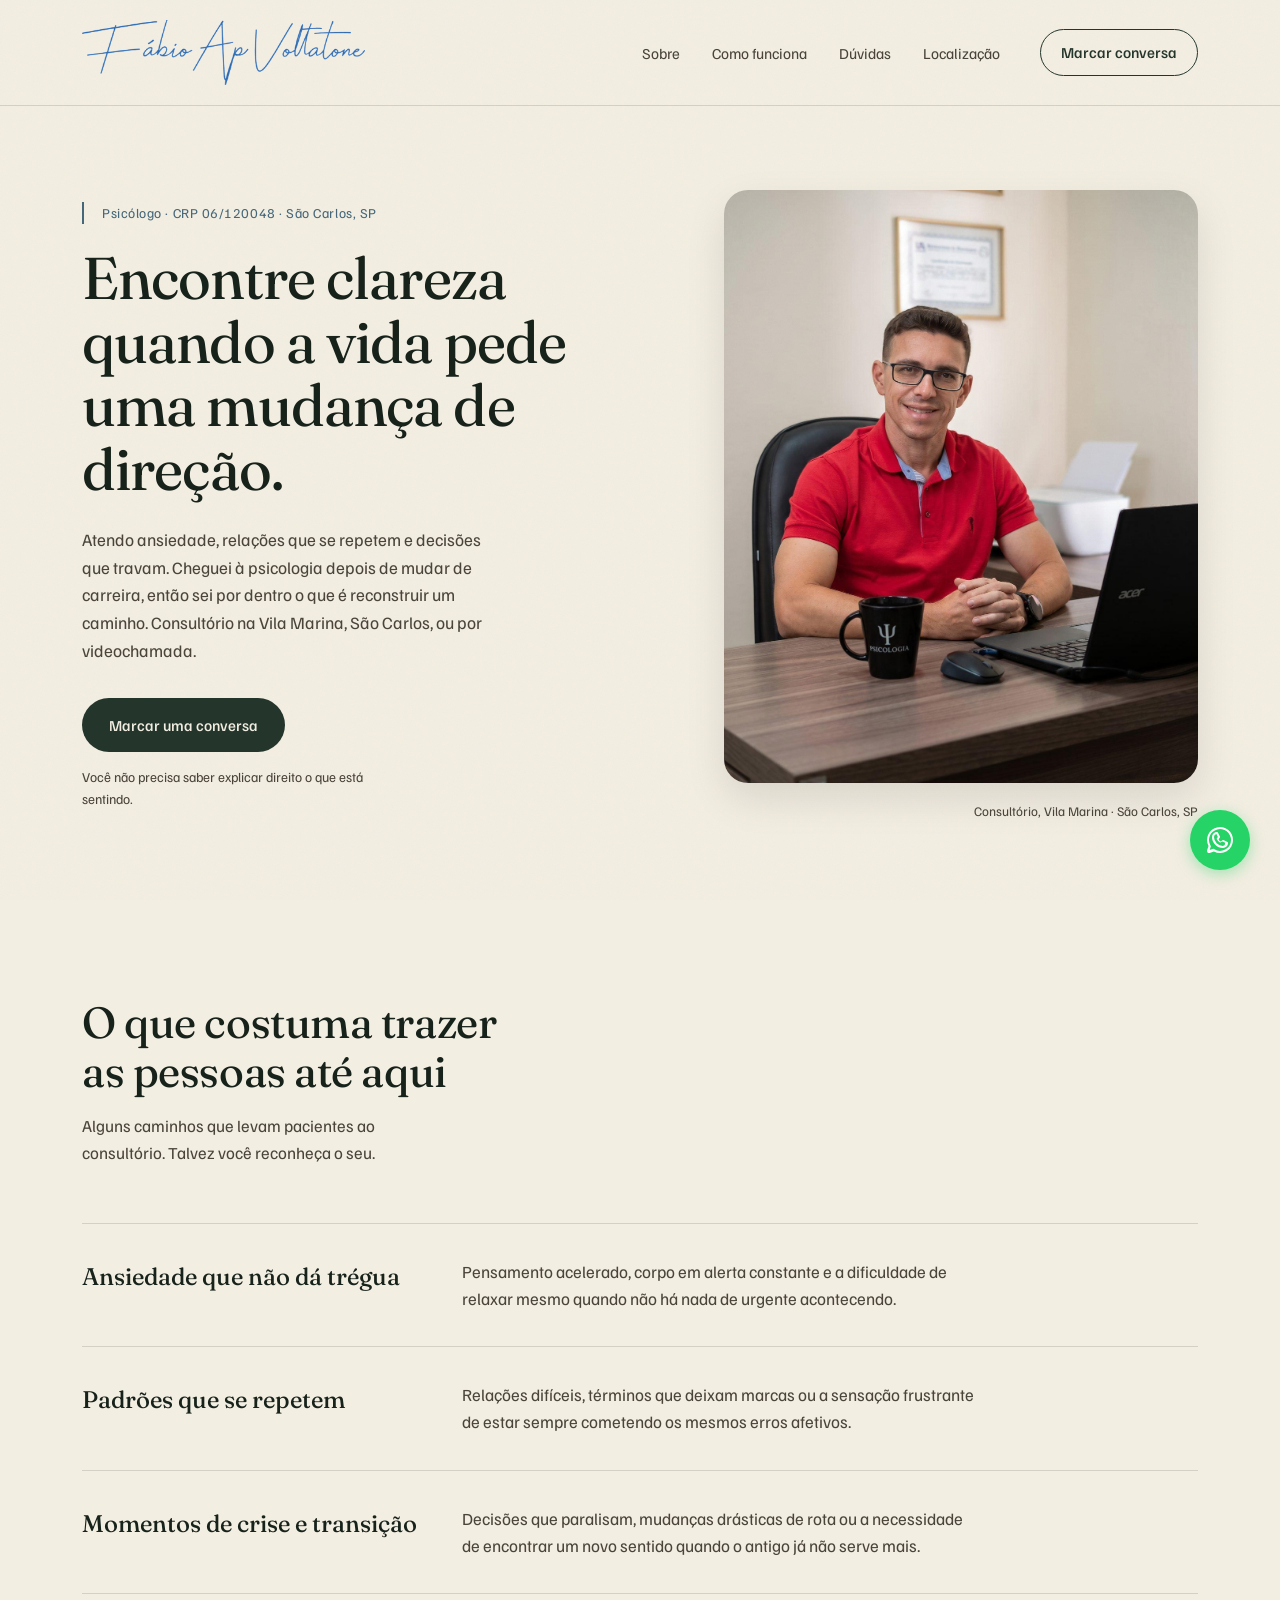
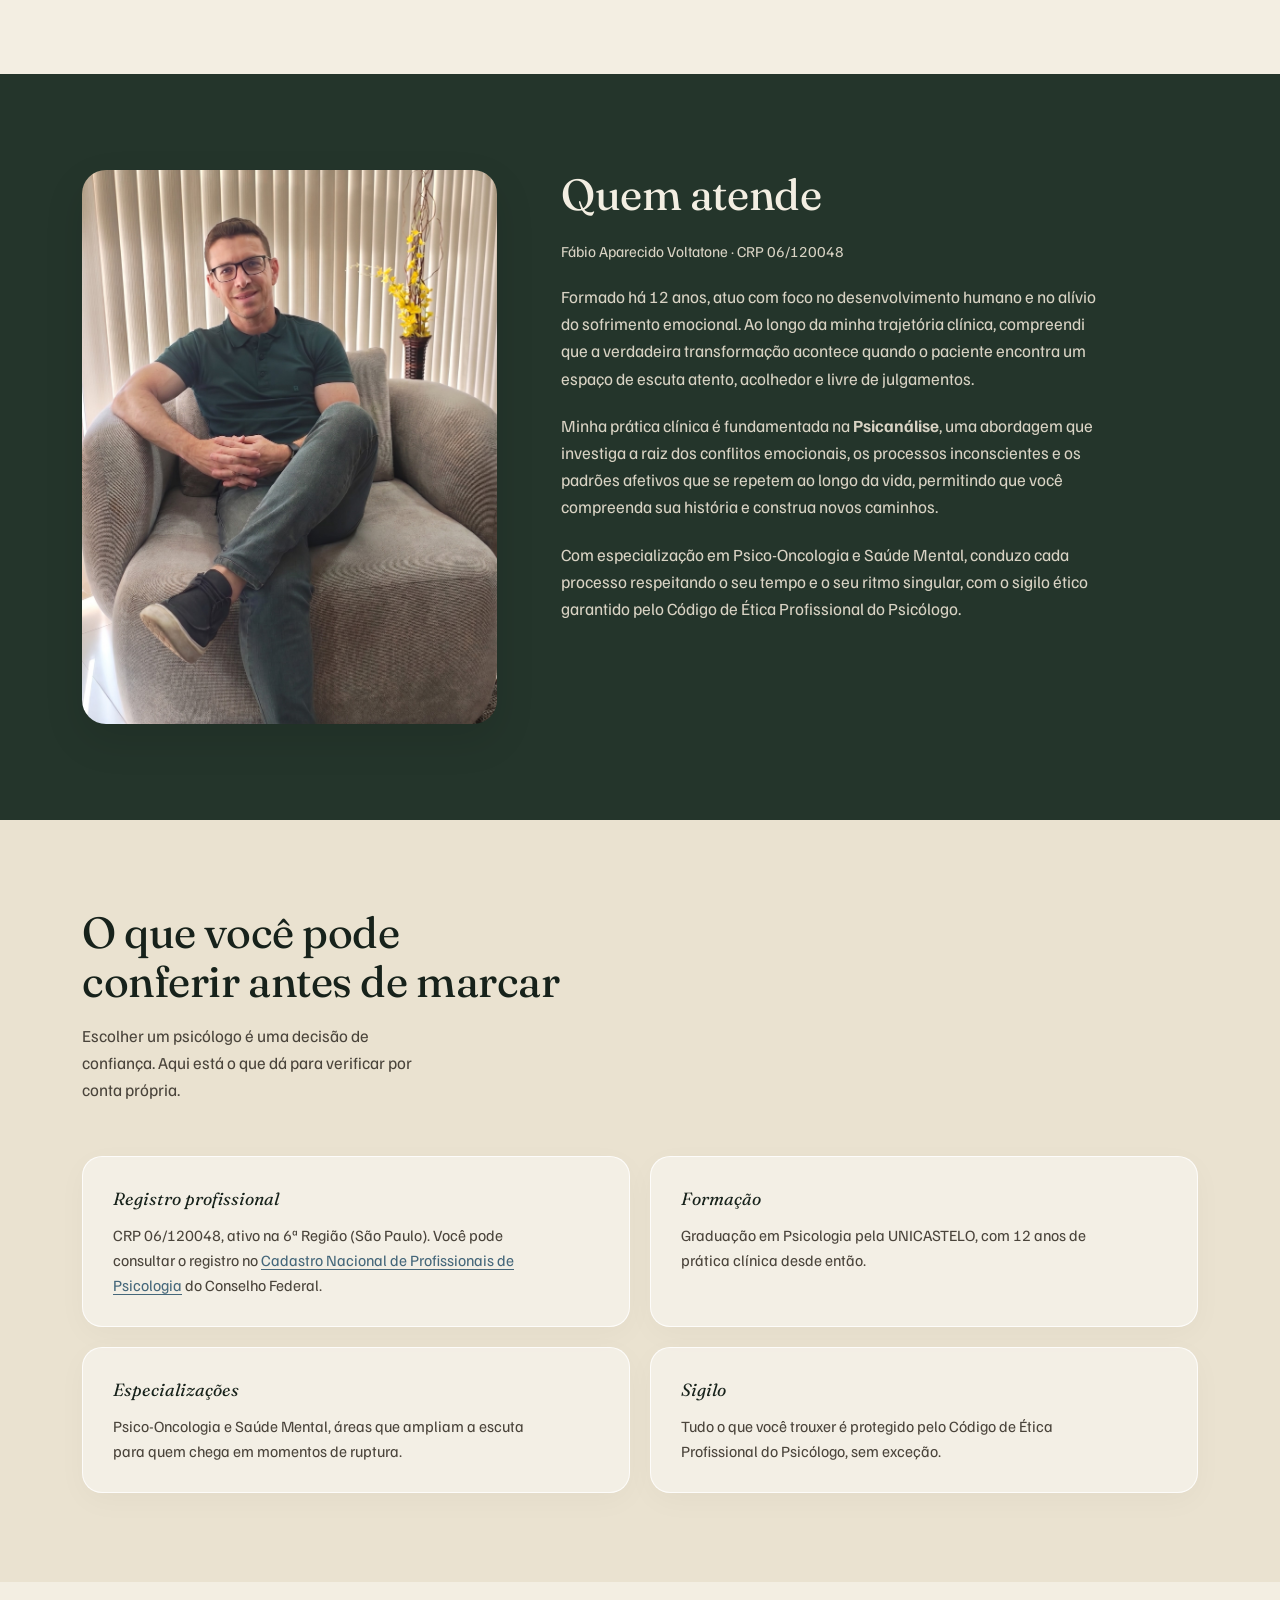
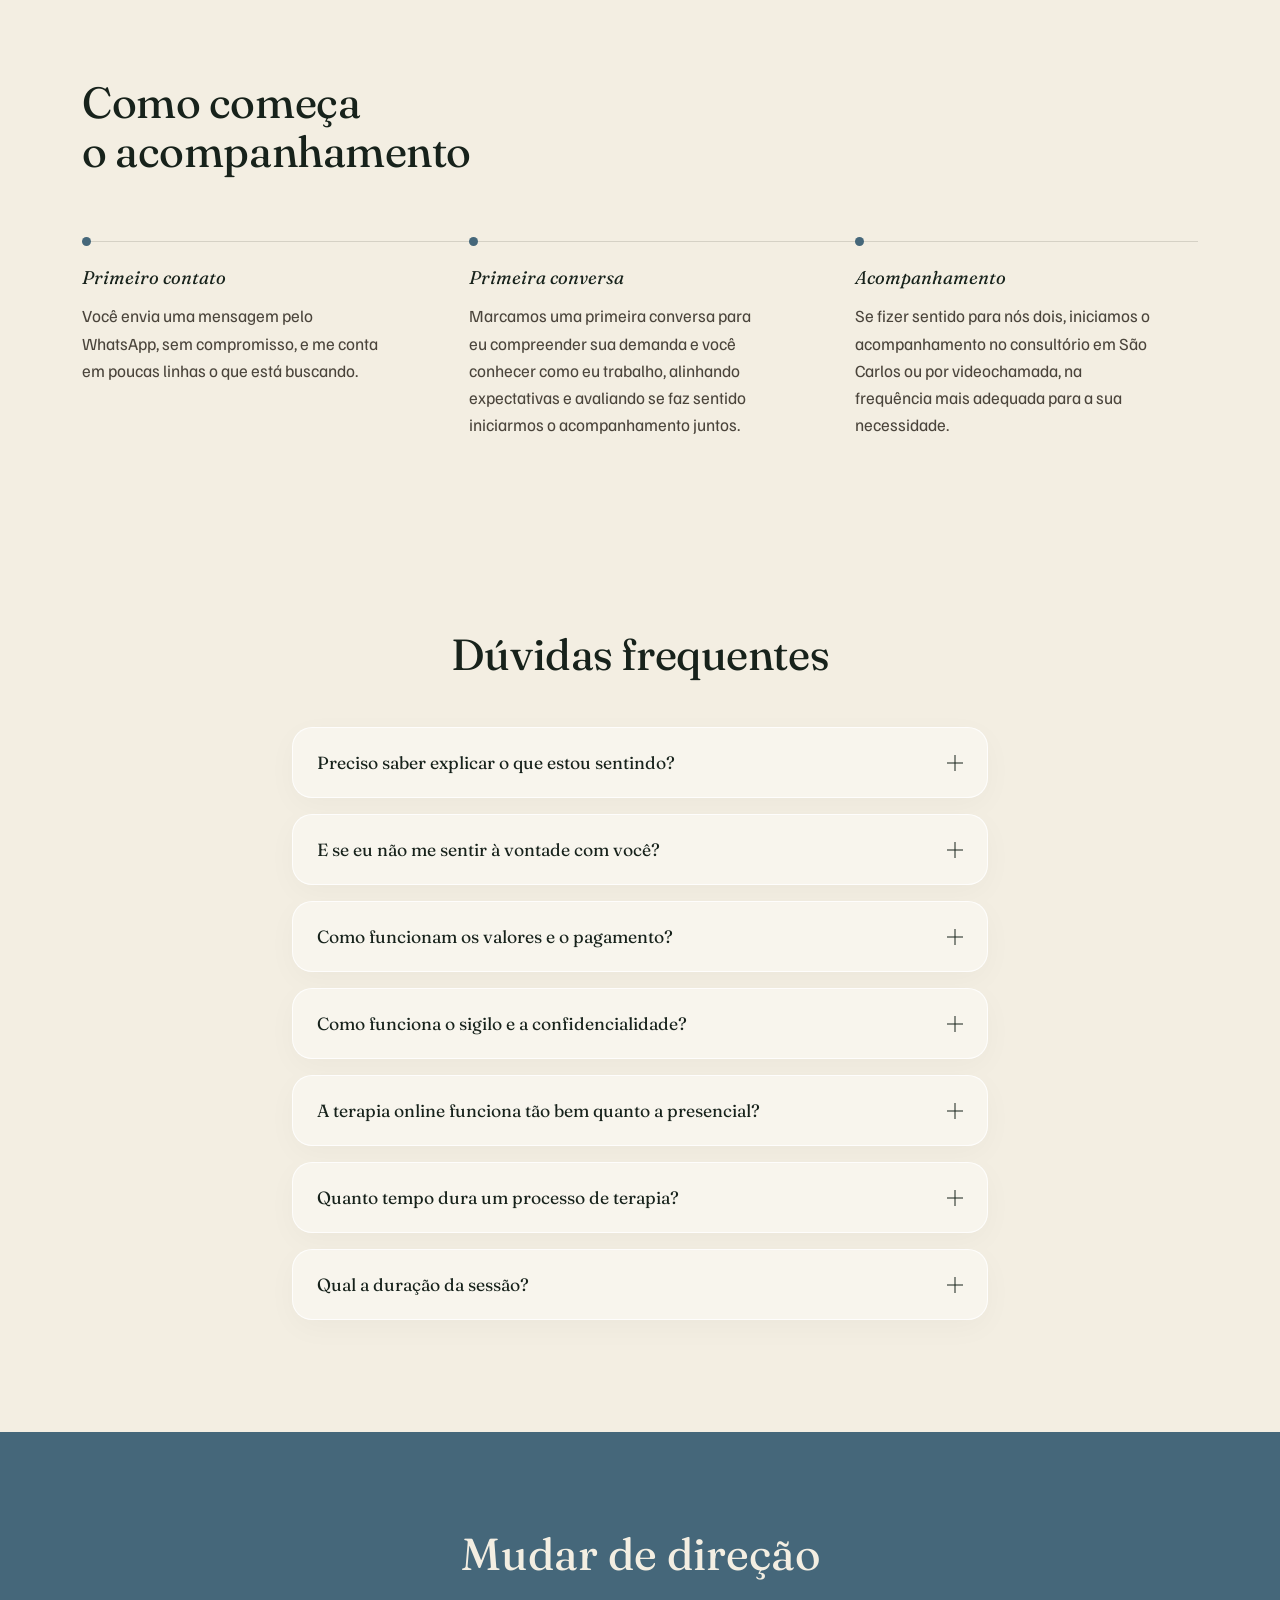
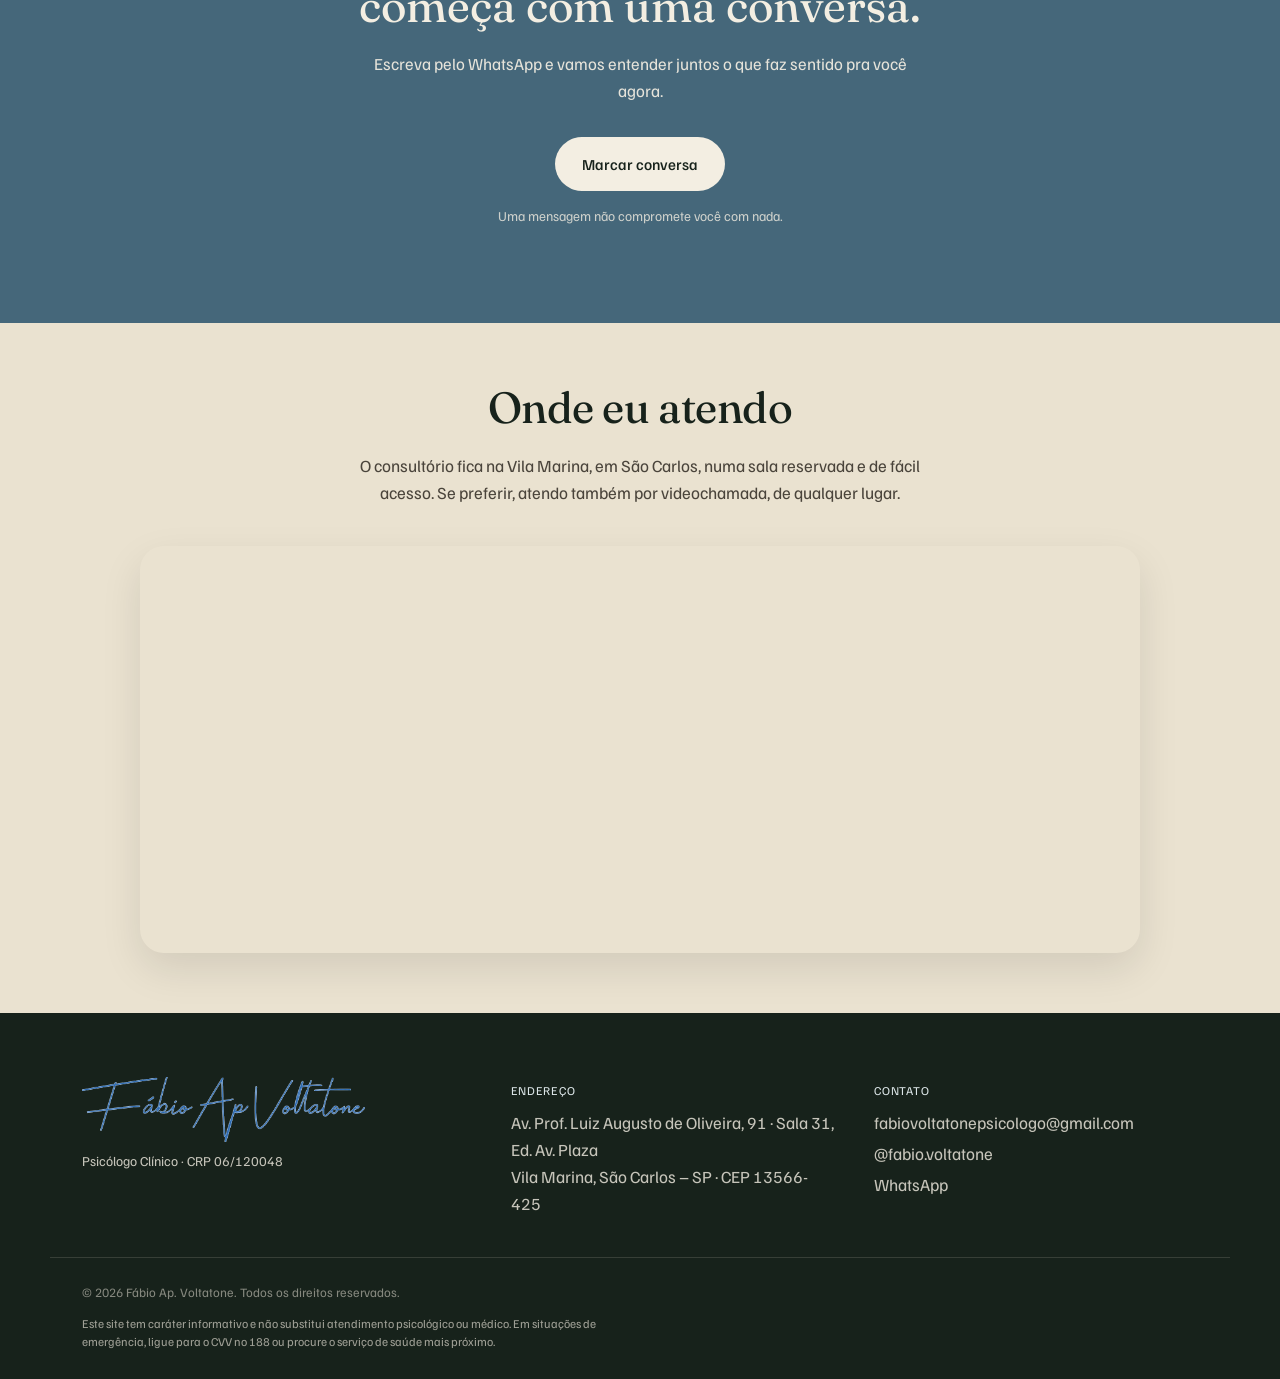
<file: index.html>
<!DOCTYPE html>
<html lang="pt-BR">
<head>
    <!-- Google Tag Manager -->
    <script>(function(w,d,s,l,i){w[l]=w[l]||[];w[l].push({'gtm.start':
    new Date().getTime(),event:'gtm.js'});var f=d.getElementsByTagName(s)[0],
    j=d.createElement(s),dl=l!='dataLayer'?'&l='+l:'';j.async=true;j.src=
    'https://www.googletagmanager.com/gtm.js?id='+i+dl;f.parentNode.insertBefore(j,f);
    })(window,document,'script','dataLayer','GTM-NWBL6SBF');</script>
    <!-- End Google Tag Manager -->

    <meta charset="UTF-8">
    <meta name="viewport" content="width=device-width, initial-scale=1.0">

    <title>Psicólogo em São Carlos | Fábio Voltatone &middot; CRP 06/120048 &middot; Presencial e Online</title>
    <meta name="description" content="Psicólogo clínico em São Carlos há 12 anos. Atendimento para ansiedade, conflitos em relacionamentos e transições de vida. Consultório na Vila Marina, São Carlos/SP ou online. CRP 06/120048.">
    <meta name="keywords" content="psicólogo em são carlos, psicologia clínica são carlos sp, psicólogo vila marina são carlos, psicanálise são carlos, terapia ansiedade são carlos, psicólogo online sp brasil, fábio aparecido voltatone, crp 06 120048, psicoterapia adulto são carlos">
    <meta name="author" content="Fábio Aparecido Voltatone">
    <meta name="robots" content="index, follow, max-image-preview:large, max-snippet:-1, max-video-preview:-1">
    <meta name="theme-color" content="#24352B">

    <!-- Metadados de Geolocalização (GEO / Local SEO) -->
    <meta name="geo.region" content="BR-SP">
    <meta name="geo.placename" content="São Carlos">
    <meta name="geo.position" content="-22.0185;-47.8906">
    <meta name="ICBM" content="-22.0185, -47.8906">
    <meta name="city" content="São Carlos">
    <meta name="state" content="SP">
    <meta name="country" content="BR">

    <!-- Informações para LLMs e IAs (Generative Engine Optimization - GEO/AIO) -->
    <link rel="alternate" type="text/plain" href="https://www.fabiovoltatone.com.br/llms.txt" title="LLM Knowledge File">
    <link rel="help" type="text/markdown" href="https://www.fabiovoltatone.com.br/llms.txt" title="Informações estruturadas para Inteligência Artificial">

    <!-- Canonical URL -->
    <link rel="canonical" href="https://www.fabiovoltatone.com.br/">

    <!-- Favicons -->
    <link rel="icon" href="/favicon.ico" sizes="any">
    <link rel="icon" type="image/png" sizes="32x32" href="/assets/img/favicon/favicon-32x32.png">
    <link rel="icon" type="image/png" sizes="16x16" href="/assets/img/favicon/favicon-16x16.png">
    <link rel="apple-touch-icon" sizes="180x180" href="/assets/img/favicon/apple-touch-icon.png">
    <link rel="manifest" href="/site.webmanifest">

    <!-- Open Graph / Redes Sociais e WhatsApp -->
    <meta property="og:type" content="profile">
    <meta property="og:locale" content="pt_BR">
    <meta property="og:site_name" content="Fábio Voltatone | Psicólogo Clínico em São Carlos">
    <meta property="og:title" content="Psicólogo em São Carlos | Fábio Voltatone &middot; CRP 06/120048">
    <meta property="og:description" content="Psicólogo clínico há 12 anos. Atendimento para ansiedade, relações que se repetem e momentos de transição. Consultório na Vila Marina, São Carlos/SP, ou online.">
    <meta property="og:url" content="https://www.fabiovoltatone.com.br/">
    <meta property="og:image" content="https://www.fabiovoltatone.com.br/assets/img/fotofabiopsicologo.jpeg">
    <meta property="og:image:secure_url" content="https://www.fabiovoltatone.com.br/assets/img/fotofabiopsicologo.jpeg">
    <meta property="og:image:type" content="image/jpeg">
    <meta property="og:image:width" content="1200">
    <meta property="og:image:height" content="1600">
    <meta property="og:image:alt" content="Fábio Aparecido Voltatone - Psicólogo Clínico CRP 06/120048 em São Carlos SP">

    <!-- Twitter Card -->
    <meta name="twitter:card" content="summary_large_image">
    <meta name="twitter:title" content="Psicólogo em São Carlos | Fábio Voltatone &middot; CRP 06/120048">
    <meta name="twitter:description" content="Psicólogo clínico em São Carlos (Vila Marina) e online. Psicoterapia individual para adultos com foco em ansiedade e transições de vida.">
    <meta name="twitter:image" content="https://www.fabiovoltatone.com.br/assets/img/fotofabiopsicologo.jpeg">
    <meta name="twitter:image:alt" content="Fábio Voltatone - Psicólogo Clínico">

    <!-- Google Fonts -->
    <link rel="preconnect" href="https://fonts.googleapis.com">
    <link rel="preconnect" href="https://fonts.gstatic.com" crossorigin>
    <link href="https://fonts.googleapis.com/css2?family=Familjen+Grotesk:ital,wght@0,400;0,500;0,600;1,400&family=Fraunces:ital,opsz,wght@0,9..144,340;0,9..144,440;0,9..144,560;1,9..144,440;1,9..144,500&display=swap" rel="stylesheet">

    <link rel="stylesheet" href="assets/css/style.css">

    <!-- Rede de segurança: sem JS, o conteúdo aparece normalmente -->
    <noscript>
        <style>
            [class*="reveal-"] {
                opacity: 1 !important;
                transform: none !important;
                filter: none !important;
            }
        </style>
    </noscript>

    <!-- Dados Estruturados Avançados (Schema.org JSON-LD) para Google, Bing, Apple Maps e IAs Generativas (ChatGPT, Perplexity, Gemini) -->
    <script type="application/ld+json">
    {
      "@context": "https://schema.org",
      "@graph": [
        {
          "@type": ["Psychologist", "LocalBusiness", "MedicalBusiness", "ProfessionalService"],
          "@id": "https://www.fabiovoltatone.com.br/#psychologist",
          "name": "Fábio Aparecido Voltatone | Psicólogo Clínico",
          "alternateName": "Psicólogo Fábio Voltatone",
          "legalName": "Fábio Aparecido Voltatone",
          "description": "Psicólogo clínico há 12 anos em São Carlos, SP. Atendimento psicoterapêutico para adultos (ansiedade, conflitos afetivos, momentos de crise e transição de vida). Consultório presencial na Vila Marina em São Carlos e atendimento online para todo o Brasil e exterior.",
          "url": "https://www.fabiovoltatone.com.br/",
          "logo": "https://www.fabiovoltatone.com.br/assets/img/logo_fabio.png",
          "image": "https://www.fabiovoltatone.com.br/assets/img/fotofabiopsicologo.jpeg",
          "telephone": "+55-16-99143-7766",
          "email": "fabiovoltatonepsicologo@gmail.com",
          "priceRange": "$$",
          "paymentAccepted": "Pix, Transferência Bancária",
          "currenciesAccepted": "BRL",
          "address": {
            "@type": "PostalAddress",
            "streetAddress": "Av. Prof. Luiz Augusto de Oliveira, 91, Sala 31, Edifício Avenida Plaza",
            "addressLocality": "São Carlos",
            "addressRegion": "SP",
            "postalCode": "13566-425",
            "addressCountry": "BR"
          },
          "geo": {
            "@type": "GeoCoordinates",
            "latitude": -22.0185,
            "longitude": -47.8906
          },
          "hasMap": "https://maps.google.com/maps?q=Av.+Prof.+Luiz+Augusto+de+Oliveira,+91+-+Vila+Marina,+S%C3%A3o+Carlos+-+SP",
          "openingHoursSpecification": [
            {
              "@type": "OpeningHoursSpecification",
              "dayOfWeek": ["Monday", "Tuesday", "Wednesday", "Thursday", "Friday"],
              "opens": "08:00",
              "closes": "20:00"
            },
            {
              "@type": "OpeningHoursSpecification",
              "dayOfWeek": ["Saturday"],
              "opens": "08:00",
              "closes": "13:00"
            }
          ],
          "areaServed": [
            { "@type": "City", "name": "São Carlos", "sameAs": "https://pt.wikipedia.org/wiki/S%C3%A3o_Carlos" },
            { "@type": "City", "name": "Ibaté" },
            { "@type": "City", "name": "Araraquara" },
            { "@type": "City", "name": "Ribeirão Preto" },
            { "@type": "AdministrativeArea", "name": "Estado de São Paulo" },
            { "@type": "Country", "name": "Brasil" },
            { "@type": "Place", "name": "Atendimento Online Internacional" }
          ],
          "availableService": [
            {
              "@type": "MedicalTherapy",
              "name": "Psicoterapia Individual para Adultos em São Carlos (Presencial)",
              "description": "Sessões presenciais de psicoterapia com fundamentação psicanalítica no consultório na Vila Marina em São Carlos/SP."
            },
            {
              "@type": "MedicalTherapy",
              "name": "Psicoterapia Online para Adultos",
              "description": "Atendimento psicológico individual por videochamada para todo o Brasil e brasileiros no exterior, autorizado pelo CFP."
            },
            {
              "@type": "MedicalTherapy",
              "name": "Atendimento Psicológico para Ansiedade e Crises Emocionais",
              "description": "Espaço de escuta qualificada para tratamento da ansiedade, aceleração do pensamento, angústia e sobrecarga mental."
            },
            {
              "@type": "MedicalTherapy",
              "name": "Acompanhamento em Psico-Oncologia e Saúde Mental",
              "description": "Suporte e acompanhamento emocional especializado para pacientes e familiares enfrentando momentos de ruptura, luto e tratamento de saúde."
            }
          ],
          "sameAs": [
            "https://instagram.com/fabio.voltatone",
            "https://cadastro.cfp.org.br/"
          ],
          "founder": {
            "@id": "https://www.fabiovoltatone.com.br/#person"
          }
        },
        {
          "@type": "Person",
          "@id": "https://www.fabiovoltatone.com.br/#person",
          "name": "Fábio Aparecido Voltatone",
          "jobTitle": "Psicólogo Clínico",
          "identifier": "CRP 06/120048",
          "url": "https://www.fabiovoltatone.com.br/",
          "image": "https://www.fabiovoltatone.com.br/assets/img/fotofabiopsicologo.jpeg",
          "alumniOf": {
            "@type": "CollegeOrUniversity",
            "name": "Universidade Brasil (UNICASTELO)",
            "sameAs": "https://pt.wikipedia.org/wiki/Universidade_Brasil"
          },
          "knowsAbout": [
            "Psicanálise",
            "Psicologia Clínica",
            "Psico-Oncologia",
            "Saúde Mental",
            "Tratamento de Ansiedade",
            "Conflitos em Relacionamentos",
            "Transição de Carreira e Crises de Vida",
            "Psicoterapia de Adultos",
            "Psicoterapia Online"
          ],
          "worksFor": {
            "@id": "https://www.fabiovoltatone.com.br/#psychologist"
          },
          "sameAs": [
            "https://instagram.com/fabio.voltatone",
            "https://cadastro.cfp.org.br/"
          ]
        },
        {
          "@type": "WebSite",
          "@id": "https://www.fabiovoltatone.com.br/#website",
          "url": "https://www.fabiovoltatone.com.br/",
          "name": "Fábio Voltatone | Psicólogo em São Carlos SP",
          "description": "Site oficial do Psicólogo Clínico Fábio Aparecido Voltatone (CRP 06/120048). Consultório em São Carlos/SP e atendimento online.",
          "inLanguage": "pt-BR",
          "publisher": {
            "@id": "https://www.fabiovoltatone.com.br/#psychologist"
          }
        },
        {
          "@type": "BreadcrumbList",
          "@id": "https://www.fabiovoltatone.com.br/#breadcrumb",
          "itemListElement": [
            {
              "@type": "ListItem",
              "position": 1,
              "name": "Início",
              "item": "https://www.fabiovoltatone.com.br/"
            },
            {
              "@type": "ListItem",
              "position": 2,
              "name": "Sobre o Psicólogo",
              "item": "https://www.fabiovoltatone.com.br/#sobre"
            },
            {
              "@type": "ListItem",
              "position": 3,
              "name": "Como Funciona o Atendimento",
              "item": "https://www.fabiovoltatone.com.br/#como-funciona"
            },
            {
              "@type": "ListItem",
              "position": 4,
              "name": "Dúvidas Frequentes",
              "item": "https://www.fabiovoltatone.com.br/#duvidas"
            },
            {
              "@type": "ListItem",
              "position": 5,
              "name": "Consultório em São Carlos",
              "item": "https://www.fabiovoltatone.com.br/#localizacao"
            }
          ]
        },
        {
          "@type": "FAQPage",
          "@id": "https://www.fabiovoltatone.com.br/#faq",
          "mainEntity": [
            {
              "@type": "Question",
              "name": "Preciso saber explicar o que estou sentindo?",
              "acceptedAnswer": {
                "@type": "Answer",
                "text": "Não. Muita gente chega justamente porque não consegue nomear o que está acontecendo. Organizar isso em palavras é parte do trabalho, não um pré-requisito para começar."
              }
            },
            {
              "@type": "Question",
              "name": "E se eu não me sentir à vontade com você?",
              "acceptedAnswer": {
                "@type": "Answer",
                "text": "A relação com o psicólogo precisa funcionar, e nem sempre funciona logo de cara. Você pode interromper quando quiser, sem justificativa. Se for o caso, indico colegas de confiança com outra abordagem ou outro perfil."
              }
            },
            {
              "@type": "Question",
              "name": "Como funcionam os valores e o pagamento?",
              "acceptedAnswer": {
                "@type": "Answer",
                "text": "Os valores, formas de pagamento, frequência e emissão de nota fiscal (NF) são conversados e combinados de forma transparente durante a nossa primeira conversa, respeitando a sua realidade e a estrutura do processo terapêutico."
              }
            },
            {
              "@type": "Question",
              "name": "Como funciona o sigilo e a confidencialidade?",
              "acceptedAnswer": {
                "@type": "Answer",
                "text": "O sigilo é um dos pilares da psicoterapia. Tudo o que é compartilhado durante as sessões é tratado com total confidencialidade, conforme o Código de Ética Profissional do Psicólogo."
              }
            },
            {
              "@type": "Question",
              "name": "A terapia online funciona tão bem quanto a presencial?",
              "acceptedAnswer": {
                "@type": "Answer",
                "text": "Sim. A terapia online é reconhecida pelo Conselho Federal de Psicologia e vem se mostrando tão eficaz quanto a modalidade presencial, com a praticidade de acontecer no ambiente que você escolher."
              }
            },
            {
              "@type": "Question",
              "name": "Quanto tempo dura um processo de terapia?",
              "acceptedAnswer": {
                "@type": "Answer",
                "text": "Não existe um tempo igual para todas as pessoas. A duração depende dos objetivos, da demanda apresentada e do ritmo de cada paciente. Isso é avaliado em conjunto ao longo do processo."
              }
            },
            {
              "@type": "Question",
              "name": "Qual a duração da sessão?",
              "acceptedAnswer": {
                "@type": "Answer",
                "text": "Cada sessão tem duração de 50 minutos. A frequência (semanal, quinzenal ou mensal) é definida em conjunto, de acordo com a sua necessidade e o momento do acompanhamento."
              }
            }
          ]
        }
      ]
    }
    </script>

    <!-- Google tag (gtag.js) -->
    <script async src="https://www.googletagmanager.com/gtag/js?id=G-GVDRDGQJKW"></script>
    <script>
      window.dataLayer = window.dataLayer || [];
      function gtag(){dataLayer.push(arguments);}
      gtag('js', new Date());

      gtag('config', 'G-GVDRDGQJKW');
    </script>
</head>
<body>
    <!-- Google Tag Manager (noscript) -->
    <noscript><iframe src="https://www.googletagmanager.com/ns.html?id=GTM-NWBL6SBF"
    height="0" width="0" style="display:none;visibility:hidden"></iframe></noscript>
    <!-- End Google Tag Manager (noscript) -->

    <a href="#topo" class="skip-link">Ir para o conteúdo</a>

    <header class="header" id="header">
        <div class="container header-content">
            <a href="#topo" class="logo"><img src="assets/img/logo_fabio.png" alt="Fábio Voltatone, psicólogo" class="logo-img" width="466" height="107"></a>

            <nav class="nav" id="nav" aria-label="Navegação principal">
                <ul class="nav-list">
                    <li><a href="#sobre" class="nav-link">Sobre</a></li>
                    <li><a href="#como-funciona" class="nav-link">Como funciona</a></li>
                    <li><a href="#duvidas" class="nav-link">Dúvidas</a></li>
                    <li><a href="#localizacao" class="nav-link">Localização</a></li>
                </ul>
                <a href="https://wa.me/5516991437766?text=Ol%C3%A1%2C%20F%C3%A1bio!%20Vim%20pelo%20site%20e%20gostaria%20de%20marcar%20uma%20conversa." target="_blank" rel="noopener" class="btn btn-outline nav-cta">Marcar conversa</a>
            </nav>

            <button class="mobile-menu-btn" id="mobileMenuBtn" aria-label="Abrir menu" aria-expanded="false" aria-controls="nav">
                <span></span><span></span><span></span>
            </button>
        </div>
    </header>

    <main id="topo">

        <!-- HERO -->
        <section class="hero">
            <div class="container hero-grid">
                <div class="hero-copy">
                    <p class="credential reveal-up" style="transition-delay: 0s">Psicólogo &middot; CRP 06/120048 &middot; São Carlos, SP</p>
                    <h1 class="hero-title reveal-blur" style="transition-delay: 0.15s">Encontre clareza quando a vida pede uma mudança de direção.</h1>
                    <p class="hero-sub reveal-blur" style="transition-delay: 0.45s">Atendo ansiedade, relações que se repetem e decisões que travam. Cheguei à psicologia depois de mudar de carreira, então sei por dentro o que é reconstruir um caminho. Consultório na Vila Marina, São Carlos, ou por videochamada.</p>
                    <a href="https://wa.me/5516991437766?text=Ol%C3%A1%2C%20F%C3%A1bio!%20Vim%20pelo%20site%20e%20gostaria%20de%20marcar%20uma%20conversa." target="_blank" rel="noopener" class="btn btn-primary reveal-up" style="transition-delay: 0.6s">Marcar uma conversa</a>
                    <p class="cta-note reveal-up" style="transition-delay: 0.7s">Você não precisa saber explicar direito o que está sentindo.</p>
                </div>
                <div class="hero-figure reveal-blur" style="transition-delay: 0.3s">
                    <div class="hero-photo">
                        <img src="assets/img/fabio-desk.jpeg" alt="Fábio Voltatone em seu consultório em São Carlos" width="1200" height="1607" loading="eager" fetchpriority="high" decoding="async">
                    </div>
                    <p class="hero-caption">Consultório, Vila Marina &middot; São Carlos, SP</p>
                </div>
            </div>
        </section>

        <!-- O QUE TRAZ AS PESSOAS -->
        <section class="reasons" id="reasons">
            <div class="container">
                <div class="reasons-head reveal-blur">
                    <h2 class="section-title">O que costuma trazer<br>as pessoas até aqui</h2>
                    <p class="section-lead">Alguns caminhos que levam pacientes ao consultório. Talvez você reconheça o seu.</p>
                </div>

                <div class="reasons-list">
                    <div class="reason-row reveal-slide-left">
                        <h3>Ansiedade que não dá trégua</h3>
                        <p>Pensamento acelerado, corpo em alerta constante e a dificuldade de relaxar mesmo quando não há nada de urgente acontecendo.</p>
                    </div>
                    <div class="reason-row reveal-slide-left">
                        <h3>Padrões que se repetem</h3>
                        <p>Relações difíceis, términos que deixam marcas ou a sensação frustrante de estar sempre cometendo os mesmos erros afetivos.</p>
                    </div>
                    <div class="reason-row reveal-slide-left">
                        <h3>Momentos de crise e transição</h3>
                        <p>Decisões que paralisam, mudanças drásticas de rota ou a necessidade de encontrar um novo sentido quando o antigo já não serve mais.</p>
                    </div>
                </div>
            </div>
        </section>

        <!-- SOBRE -->
        <section class="about" id="sobre">
            <div class="container about-grid">
                <div class="about-figure reveal-slide-left" style="transition-delay: 0s">
                    <div class="about-photo">
                        <img src="assets/img/fotofabiopsicologo.jpeg" alt="Fábio Voltatone, psicólogo" width="1792" height="2390" loading="lazy" decoding="async">
                    </div>
                </div>
                <div class="about-copy reveal-slide-left" style="transition-delay: 0.15s">
                    <h2 class="section-title">Quem atende</h2>
                    <p class="about-name">Fábio Aparecido Voltatone &middot; CRP 06/120048</p>

                    <p>Formado há 12 anos, atuo com foco no desenvolvimento humano e no alívio do sofrimento emocional. Ao longo da minha trajetória clínica, compreendi que a verdadeira transformação acontece quando o paciente encontra um espaço de escuta atento, acolhedor e livre de julgamentos.</p>
                    <p>Minha prática clínica é fundamentada na <strong>Psicanálise</strong>, uma abordagem que investiga a raiz dos conflitos emocionais, os processos inconscientes e os padrões afetivos que se repetem ao longo da vida, permitindo que você compreenda sua história e construa novos caminhos.</p>
                    <p>Com especialização em Psico-Oncologia e Saúde Mental, conduzo cada processo respeitando o seu tempo e o seu ritmo singular, com o sigilo ético garantido pelo Código de Ética Profissional do Psicólogo.</p>
                </div>
            </div>
        </section>

        <!-- CREDENCIAIS VERIFICÁVEIS -->
        <section class="credentials" id="credenciais">
            <div class="container">
                <div class="credentials-head reveal-blur">
                    <h2 class="section-title">O que você pode<br>conferir antes de marcar</h2>
                    <p class="section-lead">Escolher um psicólogo é uma decisão de confiança. Aqui está o que dá para verificar por conta própria.</p>
                </div>

                <div class="credentials-grid">
                    <div class="credential-card reveal-up" style="transition-delay: 0s">
                        <span class="credential-label">Registro profissional</span>
                        <p>CRP 06/120048, ativo na 6ª Região (São Paulo). Você pode consultar o registro no <a href="https://cadastro.cfp.org.br/" target="_blank" rel="noopener">Cadastro Nacional de Profissionais de Psicologia</a> do Conselho Federal.</p>
                    </div>
                    <div class="credential-card reveal-up" style="transition-delay: 0.1s">
                        <span class="credential-label">Formação</span>
                        <p>Graduação em Psicologia pela UNICASTELO, com 12 anos de prática clínica desde então.</p>
                    </div>
                    <div class="credential-card reveal-up" style="transition-delay: 0.2s">
                        <span class="credential-label">Especializações</span>
                        <p>Psico-Oncologia e Saúde Mental, áreas que ampliam a escuta para quem chega em momentos de ruptura.</p>
                    </div>
                    <div class="credential-card reveal-up" style="transition-delay: 0.3s">
                        <span class="credential-label">Sigilo</span>
                        <p>Tudo o que você trouxer é protegido pelo Código de Ética Profissional do Psicólogo, sem exceção.</p>
                    </div>
                </div>
            </div>
        </section>

        <!-- COMO FUNCIONA -->
        <section class="steps" id="como-funciona">
            <div class="container">
                <h2 class="section-title reveal-blur">Como começa<br>o acompanhamento</h2>

                <div class="steps-track">
                    <div class="step reveal-up" style="transition-delay: 0s">
                        <span class="step-label">Primeiro contato</span>
                        <p>Você envia uma mensagem pelo WhatsApp, sem compromisso, e me conta em poucas linhas o que está buscando.</p>
                    </div>
                    <div class="step reveal-up" style="transition-delay: 0.15s">
                        <span class="step-label">Primeira conversa</span>
                        <p>Marcamos uma primeira conversa para eu compreender sua demanda e você conhecer como eu trabalho, alinhando expectativas e avaliando se faz sentido iniciarmos o acompanhamento juntos.</p>
                    </div>
                    <div class="step reveal-up" style="transition-delay: 0.3s">
                        <span class="step-label">Acompanhamento</span>
                        <p>Se fizer sentido para nós dois, iniciamos o acompanhamento no consultório em São Carlos ou por videochamada, na frequência mais adequada para a sua necessidade.</p>
                    </div>
                </div>
            </div>
        </section>

        <!-- FAQ -->
        <section class="faq" id="duvidas">
            <div class="container faq-container">
                <h2 class="section-title text-center reveal-blur">Dúvidas frequentes</h2>

                <div class="accordion-wrapper reveal-up">
                    <div class="accordion-item">
                        <button class="accordion-header" aria-expanded="false" aria-controls="faq-1" id="faq-btn-1">
                            <span>Preciso saber explicar o que estou sentindo?</span>
                            <span class="accordion-icon" aria-hidden="true"></span>
                        </button>
                        <div class="accordion-content" id="faq-1" role="region" aria-labelledby="faq-btn-1">
                            <p>Não. Muita gente chega justamente porque não consegue nomear o que está acontecendo. Organizar isso em palavras é parte do trabalho, não um pré-requisito para começar.</p>
                        </div>
                    </div>
                    <div class="accordion-item">
                        <button class="accordion-header" aria-expanded="false" aria-controls="faq-2" id="faq-btn-2">
                            <span>E se eu não me sentir à vontade com você?</span>
                            <span class="accordion-icon" aria-hidden="true"></span>
                        </button>
                        <div class="accordion-content" id="faq-2" role="region" aria-labelledby="faq-btn-2">
                            <p>A relação com o psicólogo precisa funcionar, e nem sempre funciona logo de cara. Você pode interromper quando quiser, sem justificativa. Se for o caso, indico colegas de confiança com outra abordagem ou outro perfil.</p>
                        </div>
                    </div>
                    <div class="accordion-item">
                        <button class="accordion-header" aria-expanded="false" aria-controls="faq-3" id="faq-btn-3">
                            <span>Como funcionam os valores e o pagamento?</span>
                            <span class="accordion-icon" aria-hidden="true"></span>
                        </button>
                        <div class="accordion-content" id="faq-3" role="region" aria-labelledby="faq-btn-3">
                            <p>Os valores, formas de pagamento, frequência e emissão de nota fiscal (NF) são conversados e combinados de forma transparente durante a nossa primeira conversa, respeitando a sua realidade e a estrutura do processo terapêutico.</p>
                        </div>
                    </div>
                    <div class="accordion-item">
                        <button class="accordion-header" aria-expanded="false" aria-controls="faq-4" id="faq-btn-4">
                            <span>Como funciona o sigilo e a confidencialidade?</span>
                            <span class="accordion-icon" aria-hidden="true"></span>
                        </button>
                        <div class="accordion-content" id="faq-4" role="region" aria-labelledby="faq-btn-4">
                            <p>O sigilo é um dos pilares da psicoterapia. Tudo o que é compartilhado durante as sessões é tratado com total confidencialidade, conforme o Código de Ética Profissional do Psicólogo.</p>
                        </div>
                    </div>
                    <div class="accordion-item">
                        <button class="accordion-header" aria-expanded="false" aria-controls="faq-5" id="faq-btn-5">
                            <span>A terapia online funciona tão bem quanto a presencial?</span>
                            <span class="accordion-icon" aria-hidden="true"></span>
                        </button>
                        <div class="accordion-content" id="faq-5" role="region" aria-labelledby="faq-btn-5">
                            <p>Sim. A terapia online é reconhecida pelo Conselho Federal de Psicologia e vem se mostrando tão eficaz quanto a modalidade presencial, com a praticidade de acontecer no ambiente que você escolher.</p>
                        </div>
                    </div>
                    <div class="accordion-item">
                        <button class="accordion-header" aria-expanded="false" aria-controls="faq-6" id="faq-btn-6">
                            <span>Quanto tempo dura um processo de terapia?</span>
                            <span class="accordion-icon" aria-hidden="true"></span>
                        </button>
                        <div class="accordion-content" id="faq-6" role="region" aria-labelledby="faq-btn-6">
                            <p>Não existe um tempo igual para todas as pessoas. A duração depende dos objetivos, da demanda apresentada e do ritmo de cada paciente. Isso é avaliado em conjunto ao longo do processo.</p>
                        </div>
                    </div>
                    <div class="accordion-item">
                        <button class="accordion-header" aria-expanded="false" aria-controls="faq-7" id="faq-btn-7">
                            <span>Qual a duração da sessão?</span>
                            <span class="accordion-icon" aria-hidden="true"></span>
                        </button>
                        <div class="accordion-content" id="faq-7" role="region" aria-labelledby="faq-btn-7">
                            <p>Cada sessão tem duração de 50 minutos. A frequência (semanal, quinzenal ou mensal) é definida em conjunto, de acordo com a sua necessidade e o momento do acompanhamento.</p>
                        </div>
                    </div>
                </div>
            </div>
        </section>

        <!-- CTA FINAL -->
        <section class="cta-banner">
            <div class="container cta-inner reveal-blur">
                <h2 class="cta-title">Mudar de direção<br>começa com uma conversa.</h2>
                <p class="cta-desc">Escreva pelo WhatsApp e vamos entender juntos o que faz sentido pra você agora.</p>
                <a href="https://wa.me/5516991437766?text=Ol%C3%A1%2C%20F%C3%A1bio!%20Vim%20pelo%20site%20e%20gostaria%20de%20marcar%20uma%20conversa." target="_blank" rel="noopener" class="btn btn-cream">Marcar conversa</a>
                <p class="cta-note cta-note-light">Uma mensagem não compromete você com nada.</p>
            </div>
        </section>

        <!-- Map Section -->
        <section class="location" id="localizacao">
            <div class="container text-center reveal-up">
                <h2 class="section-title">Onde eu atendo</h2>
                <p class="location-lead">O consultório fica na Vila Marina, em São Carlos, numa sala reservada e de fácil acesso. Se preferir, atendo também por videochamada, de qualquer lugar.</p>
            </div>
            <div class="map-container reveal-up">
                <iframe src="https://maps.google.com/maps?q=Av.%20Prof.%20Luiz%20Augusto%20de%20Oliveira,%2091%20-%20Vila%20Marina,%20S%C3%A3o%20Carlos%20-%20SP&t=&z=16&ie=UTF8&iwloc=&output=embed" width="100%" height="400" style="border:0;" title="Mapa da localização do consultório na Vila Marina, São Carlos" allowfullscreen="" loading="lazy" referrerpolicy="no-referrer-when-downgrade"></iframe>
            </div>
        </section>

    </main>

    <footer class="footer">
        <div class="container footer-grid">
            <div>
                <p class="footer-logo"><img src="assets/img/logo_fabio.png" alt="Fábio Voltatone" class="logo-img" width="466" height="107" loading="lazy" style="margin-bottom: 0.5rem;"></p>
                <p class="footer-crp">Psicólogo Clínico &middot; CRP 06/120048</p>
            </div>
            <div class="footer-info">
                <p class="info-label">Endereço</p>
                <address style="font-style: normal; margin: 0; line-height: inherit;">
                    <p>Av. Prof. Luiz Augusto de Oliveira, 91 &middot; Sala 31, Ed. Av. Plaza<br>Vila Marina, São Carlos &ndash; SP &middot; CEP 13566-425</p>
                </address>
            </div>
            <div class="footer-info">
                <p class="info-label">Contato</p>
                <p><a href="mailto:fabiovoltatonepsicologo@gmail.com">fabiovoltatonepsicologo@gmail.com</a></p>
                <p><a href="https://instagram.com/fabio.voltatone" target="_blank" rel="noopener">@fabio.voltatone</a></p>
                <p><a href="https://wa.me/5516991437766" target="_blank" rel="noopener">WhatsApp</a></p>
            </div>
        </div>
        <div class="container footer-bottom">
            <p>&copy; 2026 Fábio Ap. Voltatone. Todos os direitos reservados.</p>
            <p class="footer-disclaimer">Este site tem caráter informativo e não substitui atendimento psicológico ou médico. Em situações de emergência, ligue para o CVV no 188 ou procure o serviço de saúde mais próximo.</p>
        </div>
    </footer>

    <!-- Floating WhatsApp Widget -->
    <a href="https://wa.me/5516991437766?text=Ol%C3%A1%2C%20F%C3%A1bio!%20Gostaria%20de%20tirar%20uma%20d%C3%BAvida." target="_blank" rel="noopener" class="whatsapp-float" aria-label="Falar com Fábio no WhatsApp">
        <svg xmlns="http://www.w3.org/2000/svg" width="32" height="32" fill="#fff" viewBox="0 0 256 256" aria-hidden="true" focusable="false"><path d="M187.58,144.84l-32-16a8,8,0,0,0-8,.5l-14.69,9.8a40.55,40.55,0,0,1-16-16l9.8-14.69a8,8,0,0,0,.5-8l-16-32A8,8,0,0,0,104,64a40,40,0,0,0-40,40,88.1,88.1,0,0,0,88,88,40,40,0,0,0,40-40A8,8,0,0,0,187.58,144.84ZM152,176a72.08,72.08,0,0,1-72-72A24,24,0,0,1,99.29,80.46l11.48,23-7.42,11.14a8,8,0,0,0-.81,8.2A56.28,56.28,0,0,0,127.28,147.5a8,8,0,0,0,8.2-.81l11.14-7.42,23,11.48A24,24,0,0,1,152,176ZM232,128A104,104,0,0,1,79.12,219.82L45.07,231.17a16,16,0,0,1-20.24-20.24l11.35-34.05A104,104,0,1,1,232,128Zm-16,0A88,88,0,1,0,51.81,172.06a8,8,0,0,1,2.66,7.48l-9.16,27.49,27.49-9.16a8,8,0,0,1,7.48,2.66A88,88,0,0,0,216,128Z"></path></svg>
    </a>

    <script src="assets/js/main.js"></script>
</body>
</html>
</file>
<file: assets/css/style.css>
/* ============================================
   Fábio Voltatone — Psicólogo
   Direção: recomeço, raiz, papel e tinta.
   Serifa quente (Fraunces) + grotesca humana (Familjen Grotesk)
   Verde-mata profundo sobre papel amanteigado, um único acento azul-ardósia
============================================ */

:root {
    --paper: #F3EEE2;
    --paper-alt: #EAE2D0;
    --ink: #221E19;
    --ink-soft: #4A443B;
    --forest: #24352B;
    --forest-dark: #17221B;
    --slate: #45677A;
    --slate-soft: #DCE6E8;
    --line: rgba(34, 30, 25, 0.14);

    --serif: "Fraunces", Georgia, serif;
    --sans: "Familjen Grotesk", Arial, sans-serif;

    --container: 1180px;
    --radius: 2px;
    --ease: cubic-bezier(0.22, 1, 0.36, 1);
}

* { box-sizing: border-box; }
html { 
    scroll-behavior: smooth;
    scroll-padding-top: 100px;
}

body {
    margin: 0;
    background: var(--paper);
    color: var(--ink);
    font-family: var(--sans);
    font-size: 17px;
    line-height: 1.6;
    -webkit-font-smoothing: antialiased;
}

/* subtle paper grain, kills the flat-vector-AI look */
body::before {
    content: "";
    position: fixed;
    inset: 0;
    pointer-events: none;
    z-index: 999;
    opacity: 0.035;
    mix-blend-mode: multiply;
    background-image: url("data:image/svg+xml,%3Csvg xmlns='http://www.w3.org/2000/svg' width='140' height='140'%3E%3Cfilter id='n'%3E%3CfeTurbulence type='fractalNoise' baseFrequency='0.9' numOctaves='2' stitchTiles='stitch'/%3E%3C/filter%3E%3Crect width='100%25' height='100%25' filter='url(%23n)'/%3E%3C/svg%3E");
}

.container {
    max-width: var(--container);
    margin: 0 auto;
    padding: 0 32px;
}

a { color: inherit; }

img {
    max-width: 100%;
    display: block;
}

h1, h2, h3 {
    font-family: var(--serif);
    font-weight: 440;
    color: var(--forest-dark);
    margin: 0;
}

em {
    font-style: italic;
    font-optical-sizing: auto;
    color: var(--slate);
}

p { margin: 0; }

.section-title {
    font-size: clamp(2rem, 3.4vw, 2.9rem);
    line-height: 1.12;
    letter-spacing: -0.01em;
}

.section-lead {
    margin-top: 18px;
    max-width: 34ch;
    color: var(--ink-soft);
    font-size: 1.05rem;
}

.text-center { text-align: center; margin-left: auto; margin-right: auto; }

/* ---------- buttons ---------- */
.btn {
    display: inline-flex;
    align-items: center;
    gap: 10px;
    padding: 14px 26px;
    border-radius: 100px;
    font-family: var(--sans);
    font-size: 0.95rem;
    font-weight: 500;
    text-decoration: none;
    border: 1px solid transparent;
    cursor: pointer;
    transition: transform 0.35s var(--ease), background 0.35s var(--ease), color 0.35s var(--ease), border-color 0.35s var(--ease);
}

.btn-primary {
    background: var(--forest);
    color: var(--paper);
}
.btn-primary:hover { background: var(--forest-dark); transform: translateY(-2px); }

.btn-outline {
    border-color: var(--forest);
    color: var(--forest);
    padding: 10px 20px;
}
.btn-outline:hover { background: var(--forest); color: var(--paper); }

.btn-cream {
    background: var(--paper);
    color: var(--forest-dark);
}
.btn-cream:hover { background: var(--slate-soft); transform: translateY(-2px); }

/* ---------- reveal-on-scroll ---------- */
[class*="reveal-"] {
    opacity: 0;
    transition: opacity 1s cubic-bezier(0.16, 1, 0.3, 1), transform 1s cubic-bezier(0.16, 1, 0.3, 1), filter 1s cubic-bezier(0.16, 1, 0.3, 1);
    will-change: opacity, transform, filter;
}
.reveal-blur {
    transform: translateY(30px) scale(0.97);
    filter: blur(10px);
}
.reveal-blur.is-visible {
    opacity: 1;
    transform: translateY(0) scale(1);
    filter: blur(0);
}
.reveal-slide-left {
    transform: translateX(-40px);
}
.reveal-slide-left.is-visible {
    opacity: 1;
    transform: translateX(0);
}
.reveal-slide-right {
    transform: translateX(40px);
}
.reveal-slide-right.is-visible {
    opacity: 1;
    transform: translateX(0);
}
.reveal-up {
    transform: translateY(40px);
}
.reveal-up.is-visible {
    opacity: 1;
    transform: translateY(0);
}

/* ---------- header ---------- */
.header {
    position: sticky;
    top: 0;
    z-index: 100;
    background: rgba(243, 238, 226, 0.86);
    backdrop-filter: blur(10px);
    border-bottom: 1px solid var(--line);
}

.header-content {
    display: flex;
    align-items: center;
    justify-content: space-between;
    padding: 20px 32px;
}

.logo {
    font-family: var(--serif);
    font-size: 1.25rem;
    font-weight: 500;
    text-decoration: none;
    color: var(--forest-dark);
}

.nav { display: flex; align-items: center; gap: 40px; }
.nav-list { list-style: none; display: flex; gap: 32px; margin: 0; padding: 0; }
.nav-link {
    text-decoration: none;
    font-size: 0.95rem;
    color: var(--ink-soft);
    position: relative;
    padding-bottom: 3px;
}
.nav-link::after {
    content: "";
    position: absolute;
    left: 0; right: 100%;
    bottom: 0;
    height: 1px;
    background: var(--slate);
    transition: right 0.35s var(--ease);
}
.nav-link:hover::after { right: 0; }

.mobile-menu-btn {
    display: none;
    flex-direction: column;
    gap: 5px;
    background: none;
    border: none;
    cursor: pointer;
    padding: 6px;
}
.mobile-menu-btn span {
    width: 22px;
    height: 1.5px;
    background: var(--forest-dark);
}

/* ---------- hero ---------- */
.hero { padding: 84px 0 96px; }

.hero-grid {
    display: grid;
    grid-template-columns: 1.05fr 0.85fr;
    gap: 56px;
    align-items: center;
}

.credential {
    font-size: 0.85rem;
    letter-spacing: 0.04em;
    color: var(--slate);
    margin-bottom: 22px;
    padding-left: 18px;
    border-left: 2px solid var(--slate);
}

.hero-title {
    font-size: clamp(2.6rem, 4.6vw, 3.8rem);
    line-height: 1.08;
    letter-spacing: -0.015em;
    max-width: 15ch;
}

.hero-sub {
    margin-top: 26px;
    max-width: 42ch;
    font-size: 1.08rem;
    color: var(--ink-soft);
}

.hero-copy .btn { margin-top: 34px; }

.hero-figure { position: relative; }
.hero-photo {
    aspect-ratio: 4 / 5;
    overflow: hidden;
    border-radius: 24px;
    background: transparent;
    box-shadow: 0 16px 40px rgba(0,0,0,0.1);
    animation: floatY 6s ease-in-out infinite alternate;
}
.hero-photo img { width: 100%; height: 100%; object-fit: cover; }

.hero-caption {
    margin-top: 18px;
    font-size: 0.82rem;
    color: var(--ink-soft);
    text-align: right;
}

/* ---------- reasons ---------- */
.reasons { padding: 80px 0; }

.reasons-head { max-width: 640px; }

.reasons-list { margin-top: 56px; }

.reason-row {
    display: grid;
    grid-template-columns: minmax(220px, 340px) 1fr;
    gap: 40px;
    padding: 34px 0;
    border-top: 1px solid var(--line);
}
.reason-row:last-child { border-bottom: 1px solid var(--line); }

.reason-row h3 {
    font-size: 1.5rem;
    font-weight: 460;
}

.reason-row p {
    color: var(--ink-soft);
    max-width: 52ch;
    align-self: center;
}

/* ---------- about ---------- */
.about {
    background: var(--forest);
    color: var(--paper);
    padding: 96px 0;
}

.about .section-title { color: var(--paper); }
.about-name { color: var(--slate-soft); margin-top: 10px; font-size: 0.95rem; }
.about-copy p { margin-top: 20px; color: #D9D3C4; max-width: 54ch; }

.about-grid {
    display: grid;
    grid-template-columns: 0.75fr 1.15fr;
    gap: 64px;
    align-items: start;
}

.about-photo {
    aspect-ratio: 3 / 4;
    overflow: hidden;
    border-radius: 24px;
    background: transparent;
    box-shadow: 0 16px 40px rgba(0,0,0,0.1);
    animation: floatY 6s ease-in-out infinite alternate;
}
.about-photo img { width: 100%; height: 100%; object-fit: cover; }

/* ---------- steps ---------- */
.steps { padding: 96px 0; }
.steps .section-title { max-width: 20ch; }

.steps-track {
    margin-top: 56px;
    display: grid;
    grid-template-columns: repeat(3, 1fr);
    gap: 44px;
    position: relative;
}
.steps-track::before {
    content: "";
    position: absolute;
    top: 10px;
    left: 0;
    right: 0;
    height: 1px;
    background: var(--line);
}

.step { position: relative; padding-top: 32px; }
.step::before {
    content: "";
    position: absolute;
    top: 6px;
    left: 0;
    width: 9px;
    height: 9px;
    border-radius: 50%;
    background: var(--slate);
}

.step-label {
    display: block;
    font-family: var(--serif);
    font-style: italic;
    font-size: 1.15rem;
    color: var(--forest-dark);
    margin-bottom: 10px;
}

.step p { color: var(--ink-soft); max-width: 30ch; }

/* ---------- FAQ ---------- */
.faq { padding: 96px 0; }
.faq-container { max-width: 760px; }

.accordion-wrapper { margin-top: 48px; }

.accordion-item { 
    background: rgba(255,255,255,0.4);
    border-radius: 20px;
    margin-bottom: 16px;
    padding: 0 24px;
    backdrop-filter: blur(10px);
    border: 1px solid rgba(255,255,255,0.8);
    box-shadow: 0 8px 30px rgba(0,0,0,0.03);
}

.accordion-header {
    width: 100%;
    display: flex;
    align-items: center;
    justify-content: space-between;
    gap: 24px;
    background: none;
    border: none;
    text-align: left;
    padding: 24px 0;
    font-family: var(--serif);
    font-size: 1.1rem;
    color: var(--forest-dark);
    cursor: pointer;
}

.accordion-icon {
    position: relative;
    flex-shrink: 0;
    width: 16px;
    height: 16px;
}
.accordion-icon::before,
.accordion-icon::after {
    content: "";
    position: absolute;
    background: var(--forest-dark);
    transition: transform 0.35s var(--ease);
}
.accordion-icon::before { top: 50%; left: 0; width: 100%; height: 1px; transform: translateY(-50%); }
.accordion-icon::after { left: 50%; top: 0; height: 100%; width: 1px; transform: translateX(-50%); }

.accordion-item.is-open .accordion-icon::after { transform: translateX(-50%) rotate(90deg); opacity: 0; }

.accordion-content {
    max-height: 0;
    overflow: hidden;
    transition: max-height 0.4s var(--ease);
}
.accordion-content p {
    padding: 0 0 26px;
    color: var(--ink-soft);
    max-width: 58ch;
}

/* ---------- CTA banner ---------- */
.cta-banner {
    background: var(--slate);
    color: var(--paper);
    padding: 96px 0;
}
.cta-inner { text-align: center; max-width: 640px; margin: 0 auto; }
.cta-title {
    color: var(--paper);
    font-size: clamp(2.1rem, 3.6vw, 2.8rem);
    line-height: 1.15;
}
.cta-desc { margin-top: 20px; color: rgba(243, 238, 226, 0.92); font-size: 1.05rem; }
.cta-inner .btn { margin-top: 32px; }

/* ---------- footer ---------- */
.footer { background: var(--forest-dark); color: rgba(243, 238, 226, 0.8); padding: 64px 0 28px; }

.footer-grid {
    display: grid;
    grid-template-columns: 1.2fr 1fr 1fr;
    gap: 40px;
    padding-bottom: 40px;
    border-bottom: 1px solid rgba(243, 238, 226, 0.14);
}

.footer-logo { font-family: var(--serif); font-size: 1.2rem; color: var(--paper); }
.footer-crp { margin-top: 6px; font-size: 0.85rem; }

.info-label {
    font-size: 0.75rem;
    letter-spacing: 0.06em;
    text-transform: uppercase;
    color: var(--slate-soft);
    margin-bottom: 8px;
}
.footer-info p { margin-top: 4px; }
.footer-info a { text-decoration: none; }
.footer-info a:hover { text-decoration: underline; }

.footer-bottom {
    padding-top: 24px;
    font-size: 0.8rem;
    color: rgba(243, 238, 226, 0.5);
}

/* ---------- responsive ---------- */
@media (max-width: 860px) {
    .nav-list { display: none; }
    .mobile-menu-btn { display: flex; }

    .nav {
        position: fixed;
        top: 73px;
        left: 0;
        right: 0;
        background: var(--paper);
        border-bottom: 1px solid var(--line);
        flex-direction: column;
        align-items: flex-start;
        gap: 0;
        padding: 0;
        transform: translateY(-8px);
        opacity: 0;
        pointer-events: none;
        transition: opacity 0.3s var(--ease), transform 0.3s var(--ease);
    }
    .nav.nav-open {
        opacity: 1;
        transform: translateY(0);
        pointer-events: auto;
    }
    .nav.nav-open .nav-list {
        display: flex;
        flex-direction: column;
        width: 100%;
        gap: 0;
    }
    .nav.nav-open .nav-list li { border-bottom: 1px solid var(--line); width: 100%; }
    .nav.nav-open .nav-link { display: block; padding: 18px 32px; }
    .nav.nav-open .nav-cta { margin: 20px 32px 24px; }

    .hero-grid { grid-template-columns: 1fr; }
    .hero-figure { order: -1; }
    .hero-title { max-width: none; }

    .about-grid { grid-template-columns: 1fr; }
    .reason-row { grid-template-columns: 1fr; gap: 12px; }
    .steps-track { grid-template-columns: 1fr; gap: 36px; }
    .steps-track::before { display: none; }

    .footer-grid { grid-template-columns: 1fr; gap: 28px; }
}

@media (max-width: 520px) {
    .container { padding: 0 22px; }
    .header-content { padding: 16px 22px; }
}

/* placeholder visual enquanto as fotos reais não entram (remover ao subir as fotos) */
.hero-photo img,
.about-photo img {
    width: 100%;
    height: 100%;
    object-fit: cover;
}

.logo-img {
    height: 65px;
    width: auto;
    object-fit: contain;
}

/* =========================================
   MAP & WHATSAPP WIDGET
   ========================================= */
.location {
    padding: 60px 0;
    background: var(--paper-alt);
}
.location .section-title {
    margin-bottom: 20px;
}
.map-container {
    max-width: 1000px;
    margin: 40px auto 0;
    border-radius: 24px;
    overflow: hidden;
    box-shadow: 0 16px 40px rgba(0,0,0,0.1);
}

.whatsapp-float {
    position: fixed;
    bottom: 30px;
    right: 30px;
    background-color: #25D366;
    color: white;
    width: 60px;
    height: 60px;
    border-radius: 50%;
    display: flex;
    align-items: center;
    justify-content: center;
    box-shadow: 0 4px 15px rgba(37, 211, 102, 0.4);
    z-index: 1000;
    transition: transform 0.3s var(--ease), box-shadow 0.3s var(--ease);
    animation: float-pulse 2s infinite ease-in-out;
}
.whatsapp-float:hover {
    transform: scale(1.1) translateY(-5px);
    box-shadow: 0 8px 25px rgba(37, 211, 102, 0.6);
    animation: none;
}

@keyframes float-pulse {
    0% { transform: translateY(0); }
    50% { transform: translateY(-5px); }
    100% { transform: translateY(0); }
}

@keyframes floatY {
    0% { transform: translateY(0px); }
    100% { transform: translateY(-16px); }
}

/* =========================================
   SKIP LINK (acessibilidade por teclado)
   ========================================= */
.skip-link {
    position: absolute;
    left: -9999px;
    top: 0;
    z-index: 1100;
    background: var(--forest);
    color: var(--paper);
    padding: 12px 20px;
    border-radius: 0 0 4px 0;
    font-size: 0.9rem;
    text-decoration: none;
}
.skip-link:focus {
    left: 0;
}

/* visible focus ring para navegação por teclado */
a:focus-visible,
button:focus-visible {
    outline: 2px solid var(--slate);
    outline-offset: 3px;
    border-radius: 2px;
}

/* =========================================
   MICROCOPY ABAIXO DOS CTAs
   ========================================= */
.cta-note {
    margin-top: 14px;
    font-size: 0.85rem;
    color: var(--ink-soft);
    max-width: 38ch;
    opacity: 0.85;
}
.cta-note-light {
    color: rgba(243, 238, 226, 0.92);
    margin-left: auto;
    margin-right: auto;
}

/* =========================================
   CREDENCIAIS VERIFICÁVEIS
   ========================================= */
.credentials {
    padding: 88px 0;
    background: var(--paper-alt);
}

.credentials-head { max-width: 640px; }

.credentials-grid {
    margin-top: 52px;
    display: grid;
    grid-template-columns: repeat(2, 1fr);
    gap: 20px;
}

.credential-card {
    background: rgba(255, 255, 255, 0.45);
    border: 1px solid rgba(255, 255, 255, 0.8);
    border-radius: 20px;
    padding: 28px 30px;
    box-shadow: 0 8px 30px rgba(0, 0, 0, 0.03);
}

.credential-label {
    display: block;
    font-family: var(--serif);
    font-style: italic;
    font-size: 1.1rem;
    color: var(--forest-dark);
    margin-bottom: 10px;
}

.credential-card p {
    color: var(--ink-soft);
    font-size: 0.98rem;
    max-width: 46ch;
}

.credential-card a {
    color: var(--slate);
    text-decoration: underline;
    text-underline-offset: 3px;
}
.credential-card a:hover { color: var(--forest); }

/* =========================================
   LOCALIZAÇÃO + RODAPÉ
   ========================================= */
.location-lead {
    margin: 18px auto 0;
    max-width: 58ch;
    color: var(--ink-soft);
}

.footer-disclaimer {
    margin-top: 12px;
    font-size: 0.75rem;
    line-height: 1.5;
    color: rgba(243, 238, 226, 0.62);
    max-width: 78ch;
}

@media (max-width: 860px) {
    .credentials-grid { grid-template-columns: 1fr; }
}

/* =========================================
   MOVIMENTO REDUZIDO
   Respeita quem configurou o sistema para
   reduzir animações (enjoo, vertigem, TDAH,
   sensibilidade a movimento)
   ========================================= */
@media (prefers-reduced-motion: reduce) {
    html { scroll-behavior: auto; }

    *,
    *::before,
    *::after {
        animation-duration: 0.001ms !important;
        animation-iteration-count: 1 !important;
        transition-duration: 0.001ms !important;
        scroll-behavior: auto !important;
    }

    [class*="reveal-"] {
        opacity: 1 !important;
        transform: none !important;
        filter: none !important;
        transition-delay: 0s !important;
    }

    .hero-photo,
    .about-photo,
    .whatsapp-float {
        animation: none !important;
    }
}
</file>
